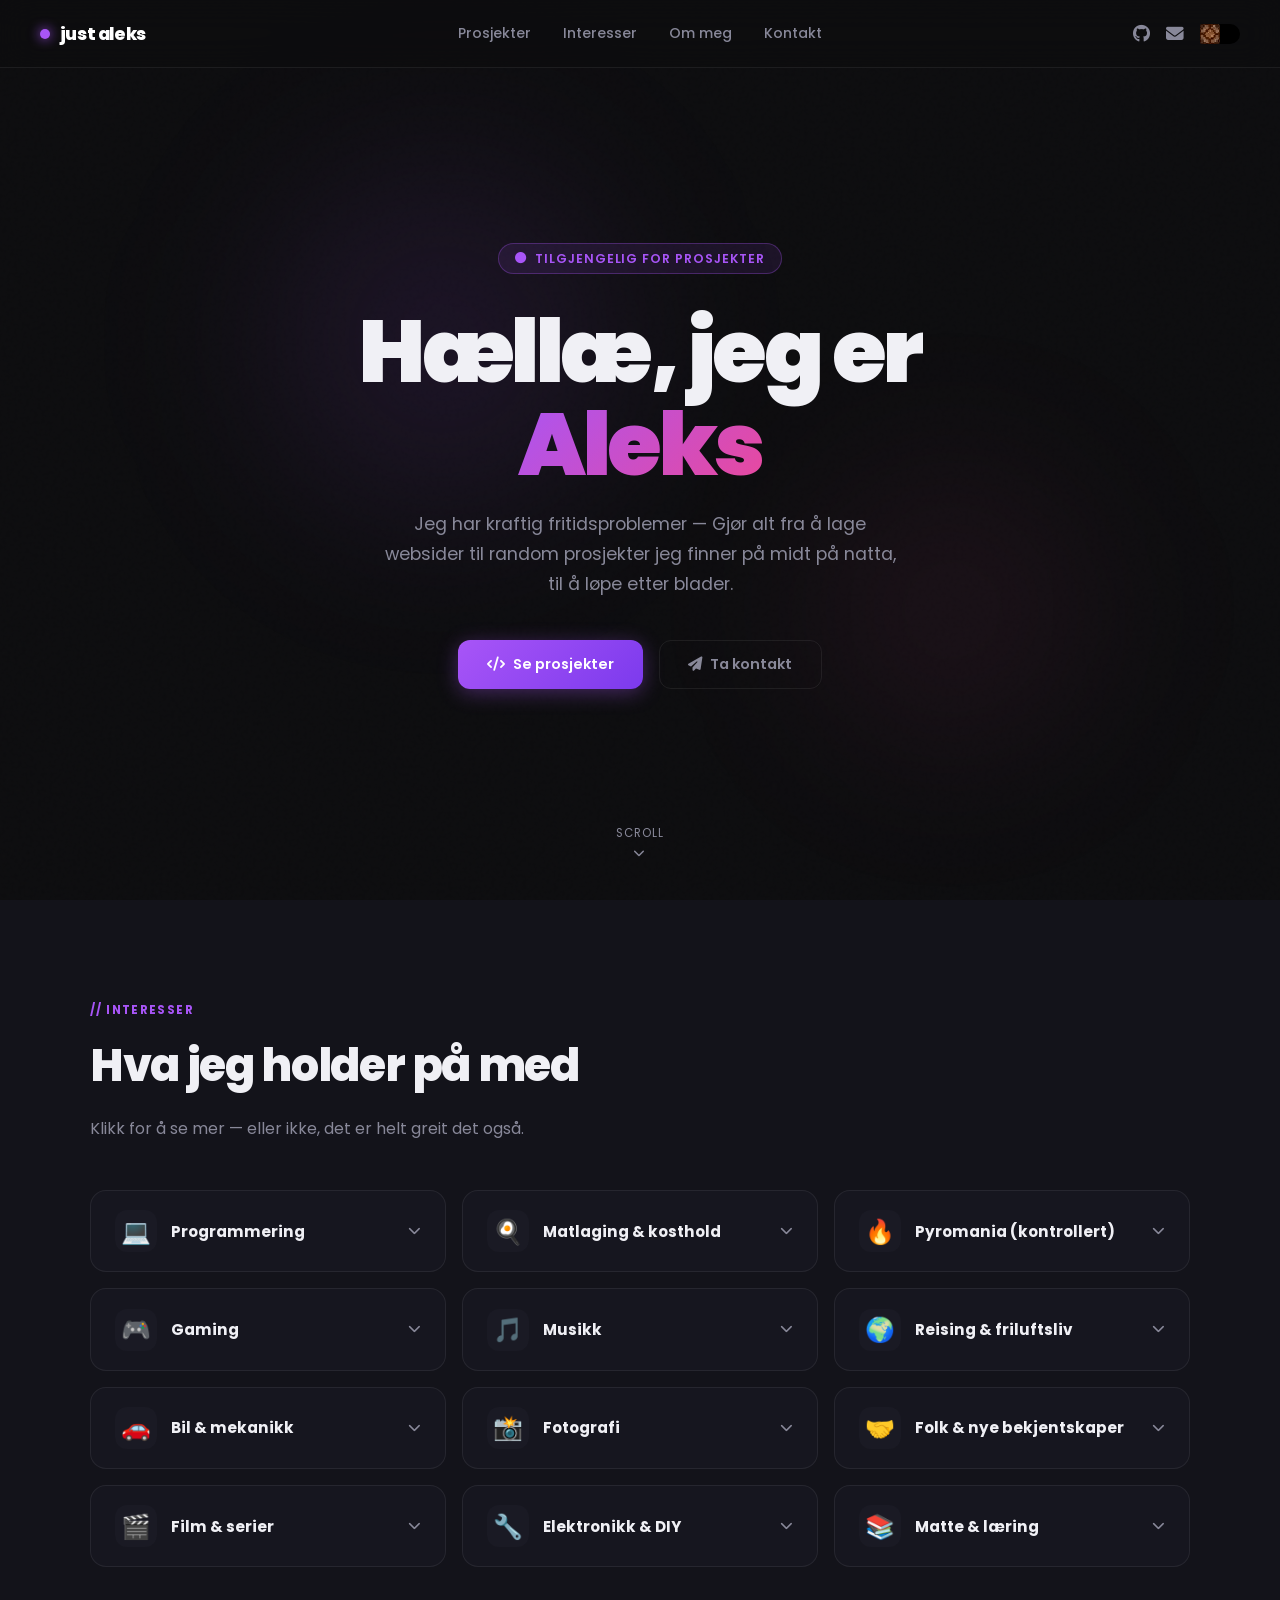
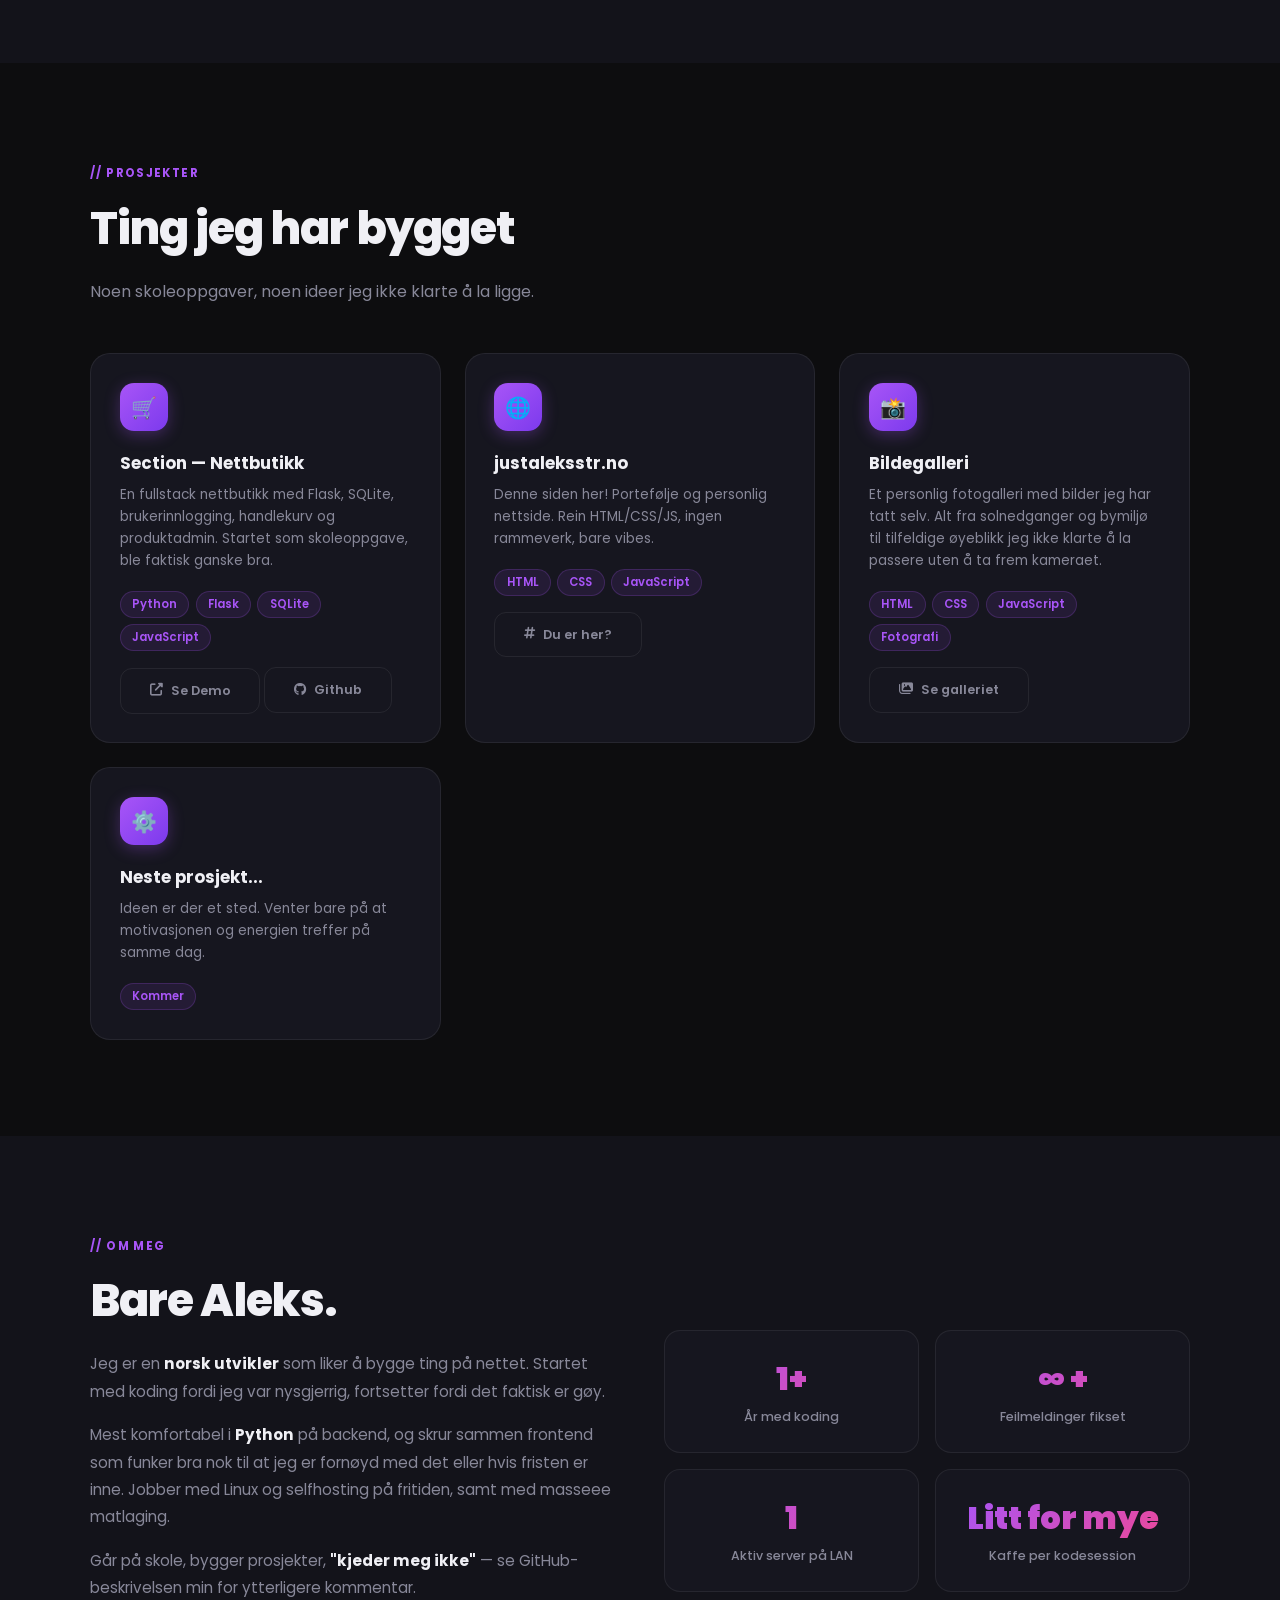
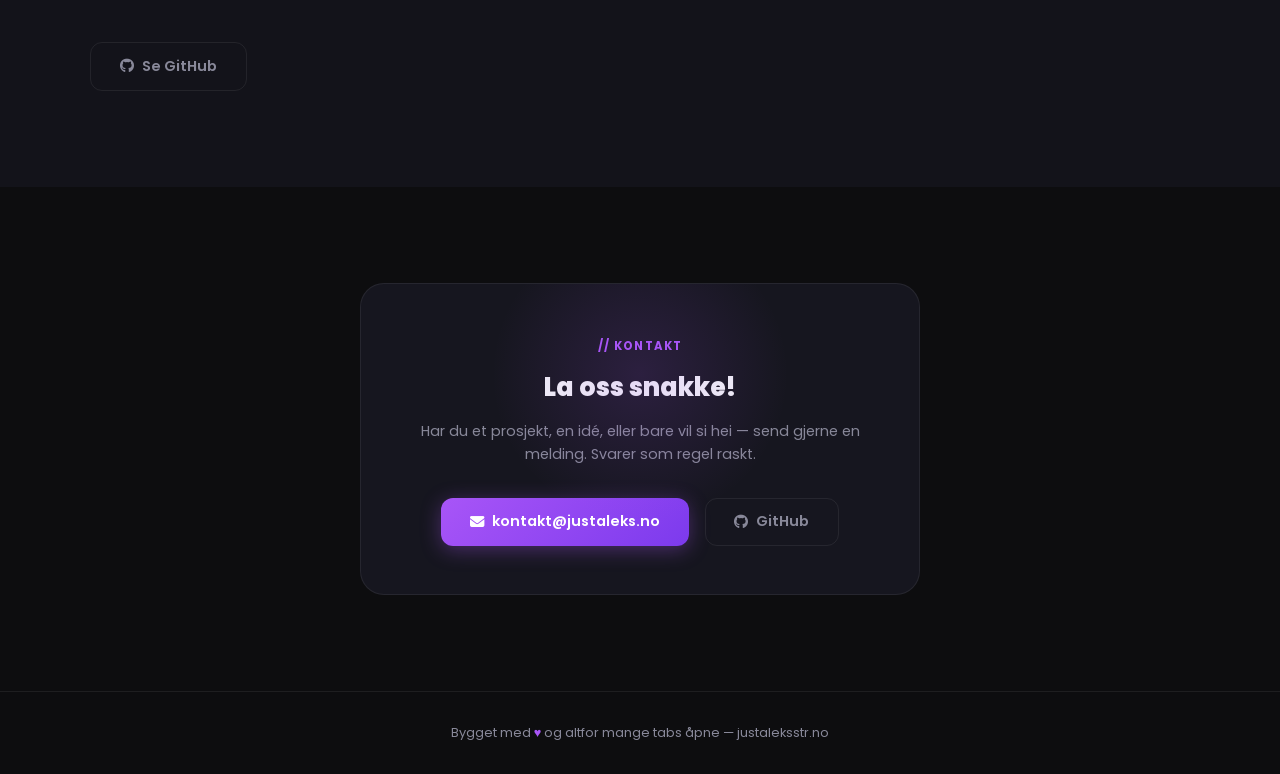
<file: index.html>
<!doctype html>
<html lang="no">
  <head>
    <meta charset="UTF-8" />
    <meta name="viewport" content="width=device-width, initial-scale=1.0" />
    <title>Aleks — justaleks.no</title>

    <link rel="stylesheet" href="style.css" />
    <link
      rel="icon"
      type="icon"
      href="assets/placeholders/placeholder-circle.png"
    />
    <link rel="preconnect" href="https://fonts.googleapis.com" />
    <link rel="preconnect" href="https://fonts.gstatic.com" crossorigin />
    <link
      href="https://fonts.googleapis.com/css2?family=Poppins:wght@300;400;500;600;700;800;900&display=swap"
      rel="stylesheet"
    />
    <link
      rel="stylesheet"
      href="https://cdnjs.cloudflare.com/ajax/libs/font-awesome/6.4.2/css/all.min.css"
    />
  </head>
  <body>
    <!-- HEADER -->
    <header>
      <div class="logo">
        <a href="#" class="logo-dot"></a>
        <a href="#">just aleks</a>
      </div>

      <nav>
        <a href="#projects">Prosjekter</a>
        <a href="#interests">Interesser</a>
        <a href="#about">Om meg</a>
        <a href="#contact">Kontakt</a>
      </nav>

      <div class="header-right">
        <a
          href="https://github.com/wineredbbqsauce"
          target="_blank"
          title="GitHub"
        >
          <i class="fab fa-github"></i>
        </a>
        <a href="#contact" title="Email"><i class="fas fa-envelope"></i></a>
        <label class="switch">
          <input type="checkbox" />
          <span class="slider"></span>
          <img
            src="[data-uri]"
            class="off"
          />
          <img
            src="[data-uri]"
            class="on"
          />
        </label>
        <button class="hamburger" id="hamburger" aria-label="Meny">
          <i class="fas fa-bars"></i>
        </button>
      </div>
    </header>

    <!-- HERO -->
    <section class="hero">
      <div class="blob blob-1"></div>
      <div class="blob blob-2"></div>

      <div class="hero-inner">
        <div class="hero-badge">
          <i class="fas fa-circle"></i>
          tilgjengelig for prosjekter
        </div>

        <h1 class="hero-name">Hællæ, jeg er<br /><span>Aleks</span></h1>

        <p class="hero-sub">
          Jeg har kraftig fritidsproblemer — Gjør alt fra å lage websider til
          random prosjekter jeg finner på midt på natta, til å løpe etter
          blader.
        </p>

        <div class="hero-actions">
          <a href="#projects" class="btn btn-primary">
            <i class="fas fa-code"></i> Se prosjekter
          </a>
          <a href="#contact" class="btn btn-ghost">
            <i class="fas fa-paper-plane"></i> Ta kontakt
          </a>
        </div>
      </div>

      <div class="scroll-hint">
        <span>scroll</span>
        <i class="fas fa-chevron-down"></i>
      </div>
    </section>

    <!-- INTERESTS -->
    <section id="interests">
      <div class="container">
        <span class="section-label reveal">// interesser</span>
        <h2 class="section-title reveal">Hva jeg holder på med</h2>
        <p class="section-desc reveal">
          Klikk for å se mer — eller ikke, det er helt greit det også.
        </p>

        <div class="interests-grid">
          <!-- RAD 1 -->
          <div class="interests-row">
            <div class="interest-card reveal">
              <div class="interest-header" onclick="toggleInterest(this)">
                <div class="interest-left">
                  <div class="interest-emoji">💻</div>
                  <span class="interest-title">Programmering</span>
                </div>
                <i class="fas fa-chevron-down interest-chevron"></i>
              </div>
              <div class="interest-body">
                <div class="interest-content">
                  Begynte med Python, dablet i JavaScript, og nå er det ikke til
                  å stoppe. Liker backend mest, men frontend er gøy når det
                  faktisk ser bra ut. Nysgjerrig av natur — prøver gjerne noe
                  nytt bare for å skjønne hvordan det funker.
                </div>
              </div>
            </div>

            <div class="interest-card reveal">
              <div class="interest-header" onclick="toggleInterest(this)">
                <div class="interest-left">
                  <div class="interest-emoji">🍳</div>
                  <span class="interest-title">Matlaging & kosthold</span>
                </div>
                <i class="fas fa-chevron-down interest-chevron"></i>
              </div>
              <div class="interest-body">
                <div class="interest-content">
                  GitHub-brukernavnet sier litt. Lager mat hver dag — og er
                  faktisk opptatt av hva som går inn i kroppen. Kosthold er ikke
                  bare diett, det er nysgjerrighet. Hva gjør denne ingrediensen?
                  Kan jeg gjøre det bedre? Prøver nye oppskrifter oftere enn jeg
                  prøver nye programmeringsspråk.
                </div>
              </div>
            </div>

            <div class="interest-card reveal">
              <div class="interest-header" onclick="toggleInterest(this)">
                <div class="interest-left">
                  <div class="interest-emoji">🔥</div>
                  <span class="interest-title">Pyromania (kontrollert)</span>
                </div>
                <i class="fas fa-chevron-down interest-chevron"></i>
              </div>
              <div class="interest-body">
                <div class="interest-content">
                  Ja, jeg liker å sette ting på fyr. Kontrollert, selvsagt. Det
                  er noe med fysikken bak flammer — hvordan de beveger seg, hva
                  som brenner og hvorfor. Ikke bekymre deg, det er ingen
                  serverpark som har gått opp i røyk. Ennå.
                </div>
              </div>
            </div>
          </div>

          <!-- RAD 2 -->
          <div class="interests-row">
            <div class="interest-card reveal">
              <div class="interest-header" onclick="toggleInterest(this)">
                <div class="interest-left">
                  <div class="interest-emoji">🎮</div>
                  <span class="interest-title">Gaming</span>
                </div>
                <i class="fas fa-chevron-down interest-chevron"></i>
              </div>
              <div class="interest-body">
                <div class="interest-content">
                  Spiller litt av alt — men mest det som tar for mye tid. Gaming
                  er også grunnen til at jeg begynte å programmere. Ville alltid
                  forstå hva som skjer under panseret.
                </div>
              </div>
            </div>

            <div class="interest-card reveal">
              <div class="interest-header" onclick="toggleInterest(this)">
                <div class="interest-left">
                  <div class="interest-emoji">🎵</div>
                  <span class="interest-title">Musikk</span>
                </div>
                <i class="fas fa-chevron-down interest-chevron"></i>
              </div>
              <div class="interest-body">
                <div class="interest-content">
                  Alltid musikk på ørene. Kodet til 90% av alt jeg har laget.
                  Liker bredt — pop når det skal konsentreres, noe mer energisk
                  når det trengs fart. Katy Perry slår aldri feil. Skulle likt å
                  tro at jeg spiller litt selv, men det er ikke noe konsert av
                  det akkurat.
                </div>
              </div>
            </div>

            <div class="interest-card reveal">
              <div class="interest-header" onclick="toggleInterest(this)">
                <div class="interest-left">
                  <div class="interest-emoji">🌍</div>
                  <span class="interest-title">Reising & friluftsliv</span>
                </div>
                <i class="fas fa-chevron-down interest-chevron"></i>
              </div>
              <div class="interest-body">
                <div class="interest-content">
                  Ny sted, nytt perspektiv. Liker å utforske — enten det er en
                  ny by, en sti i skogen, eller bare et sted jeg aldri har vært.
                  Nysgjerrighet er driveren, både på reise og foran PC-en.
                </div>
              </div>
            </div>
          </div>

          <!-- RAD 3 -->
          <div class="interests-row">
            <div class="interest-card reveal">
              <div class="interest-header" onclick="toggleInterest(this)">
                <div class="interest-left">
                  <div class="interest-emoji">🚗</div>
                  <span class="interest-title">Bil & mekanikk</span>
                </div>
                <i class="fas fa-chevron-down interest-chevron"></i>
              </div>
              <div class="interest-body">
                <div class="interest-content">
                  Biler er bare elektronikk og mekanikk pakket inn i plast og
                  stål. Liker å skjønne hvordan ting henger sammen — enten det
                  er en motor eller en server. Debugging er debugging, uansett
                  om det er kode eller en motor som ikke starter.
                </div>
              </div>
            </div>

            <div class="interest-card reveal">
              <div class="interest-header" onclick="toggleInterest(this)">
                <div class="interest-left">
                  <div class="interest-emoji">📸</div>
                  <span class="interest-title">Fotografi</span>
                </div>
                <i class="fas fa-chevron-down interest-chevron"></i>
              </div>
              <div class="interest-body">
                <div class="interest-content">
                  Liker å fange øyeblikk — enten det er natur, mat eller bare
                  noe som ser kult ut der og da. Fotografi og koding har mer til
                  felles enn folk tror: begge handler om å se ting fra riktig
                  vinkel.
                </div>
              </div>
            </div>

            <div class="interest-card reveal">
              <div class="interest-header" onclick="toggleInterest(this)">
                <div class="interest-left">
                  <div class="interest-emoji">🤝</div>
                  <span class="interest-title">Folk & nye bekjentskaper</span>
                </div>
                <i class="fas fa-chevron-down interest-chevron"></i>
              </div>
              <div class="interest-body">
                <div class="interest-content">
                  Trives godt med folk. Liker å jobbe sammen, høre andres
                  historier og skape noe med andre. Nye bekjentskaper er
                  egentlig bare nye perspektiver man ikke hadde fra før — og det
                  er alltid verdt det.
                </div>
              </div>
            </div>
          </div>

          <!-- RAD 4 -->
          <div class="interests-row">
            <div class="interest-card reveal">
              <div class="interest-header" onclick="toggleInterest(this)">
                <div class="interest-left">
                  <div class="interest-emoji">🎬</div>
                  <span class="interest-title">Film & serier</span>
                </div>
                <i class="fas fa-chevron-down interest-chevron"></i>
              </div>
              <div class="interest-body">
                <div class="interest-content">
                  God historiefortelling er god historiefortelling — uansett
                  medium. Liker alt fra rolig drama til noe som krever full
                  konsentrasjon. Favorittøyeblikket er når man ikke skjønner
                  slutten før den er der.
                </div>
              </div>
            </div>

            <div class="interest-card reveal">
              <div class="interest-header" onclick="toggleInterest(this)">
                <div class="interest-left">
                  <div class="interest-emoji">🔧</div>
                  <span class="interest-title">Elektronikk & DIY</span>
                </div>
                <i class="fas fa-chevron-down interest-chevron"></i>
              </div>
              <div class="interest-body">
                <div class="interest-content">
                  Ubuntu, bash-scripts, selfhosting, LAN-servere og litt lodding
                  på toppen. Liker å bygge og fikse ting med hendene like mye
                  som med tastaturet. Har brukt altfor mange timer på å debugge
                  nettverksting som viste seg å være en skrivefeil i en
                  config-fil.
                </div>
              </div>
            </div>

            <div class="interest-card reveal">
              <div class="interest-header" onclick="toggleInterest(this)">
                <div class="interest-left">
                  <div class="interest-emoji">📚</div>
                  <span class="interest-title">Matte & læring</span>
                </div>
                <i class="fas fa-chevron-down interest-chevron"></i>
              </div>
              <div class="interest-body">
                <div class="interest-content">
                  Ikke nødvendigvis flink i matte, men fascinert av det. Liker å
                  skjønne hvordan ting fungerer — ikke gjennom kurs og pensum,
                  men ved å bare bygge noe og se hva som går galt. Feilmeldinger
                  er egentlig bare gratis undervisning.
                </div>
              </div>
            </div>
          </div>
        </div>
      </div>
    </section>

    <!-- PROJECTS -->
    <section id="projects">
      <div class="container">
        <span class="section-label reveal">// prosjekter</span>
        <h2 class="section-title reveal">Ting jeg har bygget</h2>
        <p class="section-desc reveal">
          Noen skoleoppgaver, noen ideer jeg ikke klarte å la ligge.
        </p>

        <div class="projects-grid">
          <div class="project-card reveal">
            <div class="project-icon">🛒</div>
            <div class="project-name">Section — Nettbutikk</div>
            <p class="project-desc">
              En fullstack nettbutikk med Flask, SQLite, brukerinnlogging,
              handlekurv og produktadmin. Startet som skoleoppgave, ble faktisk
              ganske bra.
            </p>
            <div class="project-tags">
              <span class="tag">Python</span>
              <span class="tag">Flask</span>
              <span class="tag">SQLite</span>
              <span class="tag">JavaScript</span>
            </div>

            <a
              href="https://demo-section.justaleks.no"
              class="btn btn-ghost"
              target="_blank"
              style="margin-top: 1rem; font-size: 0.8rem; z-index: 2"
            >
              <i class="fas fa-external-link-alt"></i>Se Demo
            </a>
            <a
              href="https://github.com/wineredbbqsauce/nettbutikk"
              class="btn btn-ghost"
              target="_blank"
              style="margin-top: 1rem; font-size: 0.8rem; z-index: 2"
            >
              <i class="fab fa-github"></i>Github
            </a>
          </div>

          <div class="project-card reveal">
            <div class="project-icon">🌐</div>
            <div class="project-name">justaleksstr.no</div>
            <p class="project-desc">
              Denne siden her! Portefølje og personlig nettside. Rein
              HTML/CSS/JS, ingen rammeverk, bare vibes.
            </p>
            <div class="project-tags">
              <span class="tag">HTML</span>
              <span class="tag">CSS</span>
              <span class="tag">JavaScript</span>
            </div>
            <a
              href="https://justaleks.no"
              class="btn btn-ghost"
              target="_blank"
              style="margin-top: 1rem; font-size: 0.8rem; z-index: 2"
            >
              <i class="fas fa-hashtag"></i>Du er her?
            </a>
          </div>

          <div class="project-card reveal">
            <div class="project-icon">📸</div>
            <div class="project-name">Bildegalleri</div>
            <p class="project-desc">
              Et personlig fotogalleri med bilder jeg har tatt selv. Alt fra
              solnedganger og bymiljø til tilfeldige øyeblikk jeg ikke klarte å
              la passere uten å ta frem kameraet.
            </p>
            <div class="project-tags">
              <span class="tag">HTML</span>
              <span class="tag">CSS</span>
              <span class="tag">JavaScript</span>
              <span class="tag">Fotografi</span>
            </div>
            <a
              href="sides/gallery/gallery.html"
              class="btn btn-ghost"
              style="margin-top: 1rem; font-size: 0.8rem; z-index: 2"
            >
              <i class="fas fa-images"></i> Se galleriet
            </a>
          </div>

          <div class="project-card reveal">
            <div class="project-icon">⚙️</div>
            <div class="project-name">Neste prosjekt...</div>
            <p class="project-desc">
              Ideen er der et sted. Venter bare på at motivasjonen og energien
              treffer på samme dag.
            </p>
            <div class="project-tags">
              <span class="tag">Kommer</span>
            </div>
          </div>
        </div>
      </div>
    </section>

    <!-- ABOUT -->
    <section id="about">
      <div class="container">
        <div class="about-grid">
          <div class="about-text reveal">
            <span class="section-label">// om meg</span>
            <h2 class="section-title">Bare Aleks.</h2>
            <p>
              Jeg er en <strong>norsk utvikler</strong> som liker å bygge ting
              på nettet. Startet med koding fordi jeg var nysgjerrig, fortsetter
              fordi det faktisk er gøy.
            </p>
            <p>
              Mest komfortabel i <strong>Python</strong> på backend, og skrur
              sammen frontend som funker bra nok til at jeg er fornøyd med det
              eller hvis fristen er inne. Jobber med Linux og selfhosting på
              fritiden, samt med masseee matlaging.
            </p>
            <p>
              Går på skole, bygger prosjekter,
              <strong>"kjeder meg ikke"</strong> — se GitHub-beskrivelsen min
              for ytterligere kommentar.
            </p>
            <br />
            <a
              href="https://github.com/wineredbbqsauce"
              class="btn btn-ghost"
              target="_blank"
            >
              <i class="fab fa-github"></i> Se GitHub
            </a>
          </div>

          <div class="stats-grid reveal">
            <div class="stat-card">
              <span class="stat-num">1+</span>
              <span class="stat-label">År med koding</span>
            </div>
            <div class="stat-card">
              <span class="stat-num">∞ +</span>
              <span class="stat-label">Feilmeldinger fikset</span>
            </div>
            <div class="stat-card">
              <span class="stat-num">1</span>
              <span class="stat-label">Aktiv server på LAN</span>
            </div>
            <div class="stat-card">
              <span class="stat-num">Litt for mye</span>
              <span class="stat-label">Kaffe per kodesession</span>
            </div>
          </div>
        </div>
      </div>
    </section>

    <!-- CONTACT -->
    <section id="contact">
      <div class="container">
        <div class="contact-card reveal">
          <span class="section-label">// kontakt</span>
          <h3>La oss snakke!</h3>
          <p>
            Har du et prosjekt, en idé, eller bare vil si hei — send gjerne en
            melding. Svarer som regel raskt.
          </p>
          <div class="contact-links">
            <a href="mailto:kontakt@justaleksstr.no" class="btn btn-primary">
              <i class="fas fa-envelope"></i> kontakt@justaleks.no
            </a>
            <a
              href="https://github.com/wineredbbqsauce"
              class="btn btn-ghost"
              target="_blank"
            >
              <i class="fab fa-github"></i> GitHub
            </a>
          </div>
        </div>
      </div>
    </section>

    <!-- FOOTER -->
    <footer>
      <p>
        Bygget med <span>♥</span> og altfor mange tabs åpne — justaleksstr.no
      </p>
    </footer>
    <script src="theme.js"></script>
    <script src="script.js"></script>
  </body>
</html>
</file>
<file: style.css>
*,
*::before,
*::after {
    box-sizing: border-box;
    margin: 0;
    padding: 0;
}

:root {
    --bg: #0d0d0f;
    --bg2: #13131a;
    --bg3: #1a1a24;
    --card: #16161f;
    --border: rgba(255, 255, 255, 0.07);
    --accent: #a855f7;
    --accent2: #7c3aed;
    --accent3: #ec4899;
    --text: #f0f0f5;
    --muted: #888899;
    --glow: rgba(168, 85, 247, 0.25);
}

body.light {
    --bg: #f0eef8;
    --bg2: #e8e5f5;
    --bg3: #ddd9f0;
    --card: #ede9fa;
    --border: rgba(120, 80, 220, 0.12);
    --text: #1a1528;
    --muted: #6b5f8a;
}

html {
    scroll-behavior: smooth;
}

body {
    font-family: "Poppins", sans-serif;
    background: var(--bg);
    color: var(--text);
    overflow-x: hidden;
}

/* ── NOISE OVERLAY ── */
body::before {
    content: "";
    position: fixed;
    inset: 0;
    background-image: url("data:image/svg+xml,%3Csvg viewBox='0 0 256 256' xmlns='http://www.w3.org/2000/svg'%3E%3Cfilter id='noise'%3E%3CfeTurbulence type='fractalNoise' baseFrequency='0.9' numOctaves='4' stitchTiles='stitch'/%3E%3C/filter%3E%3Crect width='100%25' height='100%25' filter='url(%23noise)' opacity='0.04'/%3E%3C/svg%3E");
    pointer-events: none;
    z-index: 0;
    opacity: 0.4;
}

body.light .blob-1 {
    background: radial-gradient(circle, rgba(168, 85, 247, 0.08), transparent 70%);
}

body.light .blob-2 {
    background: radial-gradient(circle, rgba(236, 72, 153, 0.06), transparent 70%);
}

body,
header,
section,
.card,
.interest-card,
.project-card,
.stat-card,
.contact-card,
nav a {
    transition: background-color 0.4s ease, color 0.3s ease, border-color 0.3s ease;
}

/* ── HEADER ── */
header {
    position: fixed;
    top: 0;
    left: 0;
    right: 0;
    z-index: 100;
    display: flex;
    align-items: center;
    justify-content: space-between;
    padding: 0 2.5rem;
    height: 68px;
    background: rgba(13, 13, 15, 0.85);
    backdrop-filter: blur(16px);
    border-bottom: 1px solid var(--border);
}

.logo {
    display: flex;
    align-items: center;
    gap: 0.6rem;
    font-weight: 800;
    font-size: 1.1rem;
    letter-spacing: -0.02em;
}

.logo a {
    text-decoration: none;
    color: white;
}

.logo-dot {
    width: 10px;
    height: 10px;
    border-radius: 50%;
    background: var(--accent);
    box-shadow: 0 0 12px var(--accent);
    animation: pulse 2s ease-in-out infinite;
}

@keyframes pulse {

    0%,
    100% {
        transform: scale(1);
        opacity: 1;
    }

    50% {
        transform: scale(1.3);
        opacity: 0.7;
    }
}

nav {
    display: flex;
    gap: 2rem;
}

nav a {
    color: var(--muted);
    text-decoration: none;
    font-size: 0.875rem;
    font-weight: 500;
    transition: color 0.2s;
    position: relative;
}

nav a::after {
    content: "";
    position: absolute;
    bottom: -4px;
    left: 0;
    right: 0;
    height: 2px;
    background: var(--accent);
    transform: scaleX(0);
    transition: transform 0.2s;
    border-radius: 99px;
}

nav a:hover {
    color: var(--text);
}

nav a:hover::after {
    transform: scaleX(1);
}

.header-right {
    display: flex;
    gap: 1rem;
    align-items: center;
}

.header-right a {
    color: var(--muted);
    font-size: 1.1rem;
    transition:
        color 0.2s,
        transform 0.2s;
    text-decoration: none;
}

.header-right a:hover {
    color: var(--accent);
    transform: translateY(-2px);
}

.hamburger {
    display: none;
    background: none;
    border: none;
    color: var(--text);
    font-size: 1.2rem;
    cursor: pointer;
}

@media (max-width: 768px) {
    .hamburger {
        display: block;
    }
}

/* Minecraft switch made by: csozi | Website: english.csozi.hu*/

/* The switch - the box around the slider */
.switch {
    font-size: 10px;
    position: relative;
    display: inline-block;
    width: 4em;
    height: 2em;
    overflow: visible;
}

/* Hide default HTML checkbox */
.switch input {
    position: absolute;
    opacity: 0;
    width: 0;
    height: 0;
}

/* The slider */
.slider {
    position: absolute;
    cursor: pointer;
    top: 0;
    left: 0;
    right: 0;
    bottom: 0;
    background-color: #000000;
    transition: .4s;
    border-radius: 20px;
}

.off {
    position: absolute;
    content: "";
    height: 2em;
    width: 2em;
    background-color: rgb(0, 0, 0);
    transition: .4s;
    image-rendering: pixelated;
    opacity: 1;
    border-radius: 2px;
}

.on {
    position: absolute;
    content: "";
    height: 2em;
    width: 2em;
    background-color: rgb(0, 0, 0);
    transition: .4s;
    image-rendering: pixelated;
    opacity: 0;
    border-radius: 10px;
}

.on,
.off {
    position: absolute;
    top: 0;
    left: 0;
}

.switch input:checked+.slider {
    background-color: #ccc;
}

.switch input:focus+.slider {
    box-shadow: 0 0 1px #ccc;
}

.switch input:checked~.off {
    transform: translateX(2em);
}

.switch input:checked~.on {
    transform: translateX(2em);
    opacity: 1;
}

/* ── HERO ── */
.hero {
    min-height: 100vh;
    display: flex;
    align-items: center;
    justify-content: center;
    text-align: center;
    padding: 6rem 2rem 4rem;
    position: relative;
}

/* background blobs */
.blob {
    position: absolute;
    border-radius: 50%;
    filter: blur(80px);
    pointer-events: none;
    z-index: 0;
}

.blob-1 {
    width: 500px;
    height: 500px;
    background: radial-gradient(circle,
            rgba(168, 85, 247, 0.15),
            transparent 70%);
    top: 10%;
    left: 15%;
    animation: float1 8s ease-in-out infinite;
}

.blob-2 {
    width: 400px;
    height: 400px;
    background: radial-gradient(circle,
            rgba(236, 72, 153, 0.1),
            transparent 70%);
    bottom: 10%;
    right: 10%;
    animation: float2 10s ease-in-out infinite;
}

@keyframes float1 {

    0%,
    100% {
        transform: translate(0, 0);
    }

    50% {
        transform: translate(30px, -40px);
    }
}

@keyframes float2 {

    0%,
    100% {
        transform: translate(0, 0);
    }

    50% {
        transform: translate(-20px, 30px);
    }
}

.hero-inner {
    position: relative;
    z-index: 1;
    max-width: 760px;
}

.hero-badge {
    display: inline-flex;
    align-items: center;
    gap: 0.5rem;
    background: rgba(168, 85, 247, 0.1);
    border: 1px solid rgba(168, 85, 247, 0.3);
    color: var(--accent);
    font-size: 0.78rem;
    font-weight: 600;
    letter-spacing: 0.08em;
    text-transform: uppercase;
    padding: 0.35rem 1rem;
    border-radius: 99px;
    margin-bottom: 2rem;
    animation: fadeDown 0.6s ease both;
}

.hero-badge i {
    font-size: 0.7rem;
}

.hero-name {
    font-size: clamp(3rem, 8vw, 5.5rem);
    font-weight: 900;
    line-height: 1.05;
    letter-spacing: -0.04em;
    margin-bottom: 1.2rem;
    animation: fadeDown 0.7s ease both;
}

.hero-name span {
    background: linear-gradient(135deg, var(--accent), var(--accent3));
    -webkit-background-clip: text;
    -webkit-text-fill-color: transparent;
    background-clip: text;
}

.hero-sub {
    font-size: 1.1rem;
    color: var(--muted);
    font-weight: 400;
    line-height: 1.7;
    max-width: 520px;
    margin: 0 auto 2.5rem;
    animation: fadeDown 0.8s ease both;
}

.hero-actions {
    display: flex;
    gap: 1rem;
    justify-content: center;
    flex-wrap: wrap;
    animation: fadeDown 0.9s ease both;
}

.btn {
    display: inline-flex;
    align-items: center;
    gap: 0.5rem;
    padding: 0.8rem 1.8rem;
    border-radius: 12px;
    font-family: "Poppins", sans-serif;
    font-size: 0.9rem;
    font-weight: 600;
    cursor: pointer;
    transition: all 0.2s;
    text-decoration: none;
    border: none;
}

.btn-primary {
    background: linear-gradient(135deg, var(--accent), var(--accent2));
    color: white;
    box-shadow: 0 4px 20px rgba(168, 85, 247, 0.35);
}

.btn-primary:hover {
    transform: translateY(-2px);
    box-shadow: 0 8px 30px rgba(168, 85, 247, 0.5);
}

.btn-ghost {
    background: transparent;
    color: var(--muted);
    border: 1px solid var(--border);
}

.btn-ghost:hover {
    color: var(--text);
    border-color: rgba(255, 255, 255, 0.2);
    transform: translateY(-2px);
}

/* ── SCROLL HINT ── */
.scroll-hint {
    position: absolute;
    bottom: 2.5rem;
    left: 50%;
    transform: translateX(-50%);
    display: flex;
    flex-direction: column;
    align-items: center;
    gap: 0.4rem;
    color: var(--muted);
    font-size: 0.72rem;
    letter-spacing: 0.1em;
    text-transform: uppercase;
    animation: fadeIn 1.5s ease both;
}

.scroll-hint i {
    animation: bounce 2s ease-in-out infinite;
}

@keyframes bounce {

    0%,
    100% {
        transform: translateY(0);
    }

    50% {
        transform: translateY(6px);
    }
}

/* ── SECTIONS ── */
section {
    padding: 6rem 2rem;
    position: relative;
    z-index: 1;
}

.section-label {
    display: inline-block;
    font-size: 0.72rem;
    font-weight: 700;
    letter-spacing: 0.12em;
    text-transform: uppercase;
    color: var(--accent);
    margin-bottom: 0.8rem;
}

.section-title {
    font-size: clamp(1.8rem, 4vw, 2.8rem);
    font-weight: 800;
    letter-spacing: -0.03em;
    margin-bottom: 1rem;
}

.section-desc {
    color: var(--muted);
    font-size: 1rem;
    max-width: 520px;
    line-height: 1.7;
    margin-bottom: 3rem;
}

.container {
    max-width: 1100px;
    margin: 0 auto;
}

/* ── PROJECTS ── */
#projects {
    background: var(--bg);
}

.projects-grid {
    display: grid;
    grid-template-columns: repeat(auto-fill, minmax(320px, 1fr));
    gap: 1.5rem;
}

.project-card {
    background: var(--card);
    border: 1px solid var(--border);
    border-radius: 20px;
    padding: 1.8rem;
    transition: all 0.3s;
    position: relative;
    overflow: hidden;
    cursor: pointer;
}

.project-card::before {
    content: "";
    position: absolute;
    inset: 0;
    background: linear-gradient(135deg,
            rgba(168, 85, 247, 0.05),
            transparent);
    opacity: 0;
    transition: opacity 0.3s;
    pointer-events: none;
}

.project-card:hover {
    transform: translateY(-6px);
    border-color: rgba(168, 85, 247, 0.3);
}

.project-card:hover::before {
    opacity: 1;
}

.project-icon {
    width: 48px;
    height: 48px;
    border-radius: 14px;
    background: linear-gradient(135deg, var(--accent), var(--accent2));
    display: flex;
    align-items: center;
    justify-content: center;
    font-size: 1.3rem;
    margin-bottom: 1.2rem;
    box-shadow: 0 4px 16px rgba(168, 85, 247, 0.3);
}

.project-name {
    font-size: 1.05rem;
    font-weight: 700;
    margin-bottom: 0.5rem;
}

.project-desc {
    color: var(--muted);
    font-size: 0.85rem;
    line-height: 1.6;
    margin-bottom: 1.2rem;
}

.project-tags {
    display: flex;
    flex-wrap: wrap;
    gap: 0.4rem;
}

.tag {
    background: rgba(168, 85, 247, 0.1);
    border: 1px solid rgba(168, 85, 247, 0.2);
    color: var(--accent);
    font-size: 0.72rem;
    font-weight: 600;
    padding: 0.25rem 0.7rem;
    border-radius: 99px;
}

/* ── INTERESTS ── */
#interests {
    background: var(--bg2);
}

.interests-grid {
    display: grid;
    grid-template-columns: repeat(auto-fill, minmax(280px, 1fr));
    gap: 1rem;
}

.interests-row {
    display: contents;
}

.interest-card {
    background: var(--card);
    border: 1px solid var(--border);
    border-radius: 16px;
    overflow: hidden;
    transition: border-color 0.2s;
}

.interest-card:hover {
    border-color: rgba(168, 85, 247, 0.3);
}

.interest-header {
    display: flex;
    align-items: center;
    justify-content: space-between;
    padding: 1.2rem 1.5rem;
    cursor: pointer;
    user-select: none;
}

.interest-left {
    display: flex;
    align-items: center;
    gap: 0.9rem;
}

.interest-emoji {
    font-size: 1.5rem;
    width: 42px;
    height: 42px;
    background: var(--bg3);
    border-radius: 12px;
    display: flex;
    align-items: center;
    justify-content: center;
}

.interest-title {
    font-size: 0.95rem;
    font-weight: 700;
}

.interest-chevron {
    color: var(--muted);
    font-size: 0.8rem;
    transition: transform 0.3s;
}

.interest-card.open .interest-chevron {
    transform: rotate(180deg);
}

.interest-body {
    max-height: 0;
    overflow: hidden;
    transition: max-height 0.4s cubic-bezier(0.4, 0, 0.2, 1);
}

.interest-card.open .interest-body {
    max-height: 300px;
}

.interest-content {
    padding: 0 1.5rem 1.5rem;
    color: var(--muted);
    font-size: 0.875rem;
    line-height: 1.7;
    border-top: 1px solid var(--border);
    padding-top: 1rem;
    margin-top: 0;
}

/* ── ABOUT / STATS ── */
#about {
    background: var(--bg2);
}

.about-grid {
    display: grid;
    grid-template-columns: 1fr 1fr;
    gap: 3rem;
    align-items: center;
}

.about-text p {
    color: var(--muted);
    line-height: 1.8;
    margin-bottom: 1rem;
    font-size: 0.95rem;
}

.about-text p strong {
    color: var(--text);
}

.stats-grid {
    display: grid;
    grid-template-columns: 1fr 1fr;
    gap: 1rem;
}

.stat-card {
    background: var(--card);
    border: 1px solid var(--border);
    border-radius: 16px;
    padding: 1.5rem;
    text-align: center;
    transition:
        transform 0.2s,
        border-color 0.2s;
}

.stat-card:hover {
    transform: translateY(-4px);
    border-color: rgba(168, 85, 247, 0.3);
}

.stat-num {
    font-size: 2rem;
    font-weight: 900;
    background: linear-gradient(135deg, var(--accent), var(--accent3));
    -webkit-background-clip: text;
    -webkit-text-fill-color: transparent;
    background-clip: text;
    display: block;
}

.stat-label {
    font-size: 0.78rem;
    color: var(--muted);
    font-weight: 500;
    margin-top: 0.3rem;
}

/* ── CONTACT ── */
#contact {
    background: var(--bg);
    text-align: center;
}

.contact-card {
    background: var(--card);
    border: 1px solid var(--border);
    border-radius: 24px;
    padding: 3rem;
    max-width: 560px;
    margin: 0 auto;
    position: relative;
    overflow: hidden;
}

.contact-card::before {
    content: "";
    position: absolute;
    top: -60px;
    left: 50%;
    transform: translateX(-50%);
    width: 300px;
    height: 300px;
    background: radial-gradient(circle,
            rgba(168, 85, 247, 0.15),
            transparent 70%);
    pointer-events: none;
}

.contact-card h3 {
    font-size: 1.6rem;
    font-weight: 800;
    margin-bottom: 0.8rem;
}

.contact-card p {
    color: var(--muted);
    font-size: 0.9rem;
    margin-bottom: 2rem;
    line-height: 1.6;
}

.contact-links {
    display: flex;
    gap: 1rem;
    justify-content: center;
    flex-wrap: wrap;
}

/* ── FOOTER ── */
footer {
    border-top: 1px solid var(--border);
    padding: 2rem;
    text-align: center;
    color: var(--muted);
    font-size: 0.8rem;
}

footer span {
    color: var(--accent);
}

/* ── ANIMATIONS ── */
@keyframes fadeDown {
    from {
        opacity: 0;
        transform: translateY(-16px);
    }

    to {
        opacity: 1;
        transform: translateY(0);
    }
}

@keyframes fadeIn {
    from {
        opacity: 0;
    }

    to {
        opacity: 1;
    }
}

.reveal {
    opacity: 0;
    transform: translateY(30px);
    transition:
        opacity 0.6s ease,
        transform 0.6s ease;
}

.reveal.visible {
    opacity: 1;
    transform: translateY(0);
}

/* ── RESPONSIVE ── */
@media (max-width: 768px) {
    header {
        padding: 0 1.2rem;
    }

    nav {
        display: none;
        position: fixed;
        top: 68px;
        left: 0;
        right: 0;
        background: rgba(13, 13, 15, 0.97);
        backdrop-filter: blur(16px);
        flex-direction: column;
        align-items: center;
        gap: 1.5rem;
        padding: 2rem;
        border-bottom: 1px solid var(--border);
        z-index: 99;
    }

    nav.open {
        display: flex;
    }

    nav a {
        font-size: 1rem;
    }

    .about-grid {
        grid-template-columns: 1fr;
    }

    .hero-name {
        font-size: 3rem;
    }

    .header-right {
        gap: 0.6rem;
    }

    .switch {
        font-size: 8px;
    }
}

@media (max-width: 768px) {
    nav {
        display: none;
        position: fixed;
        top: 68px;
        left: 0;
        right: 0;
        background: rgba(13, 13, 15, 0.97);
        backdrop-filter: blur(16px);
        flex-direction: column;
        align-items: center;
        gap: 2rem;
        padding: 2rem;
        border-bottom: 1px solid var(--border);
        z-index: 99;
    }

    nav.open {
        display: flex;
    }
}
</file>
